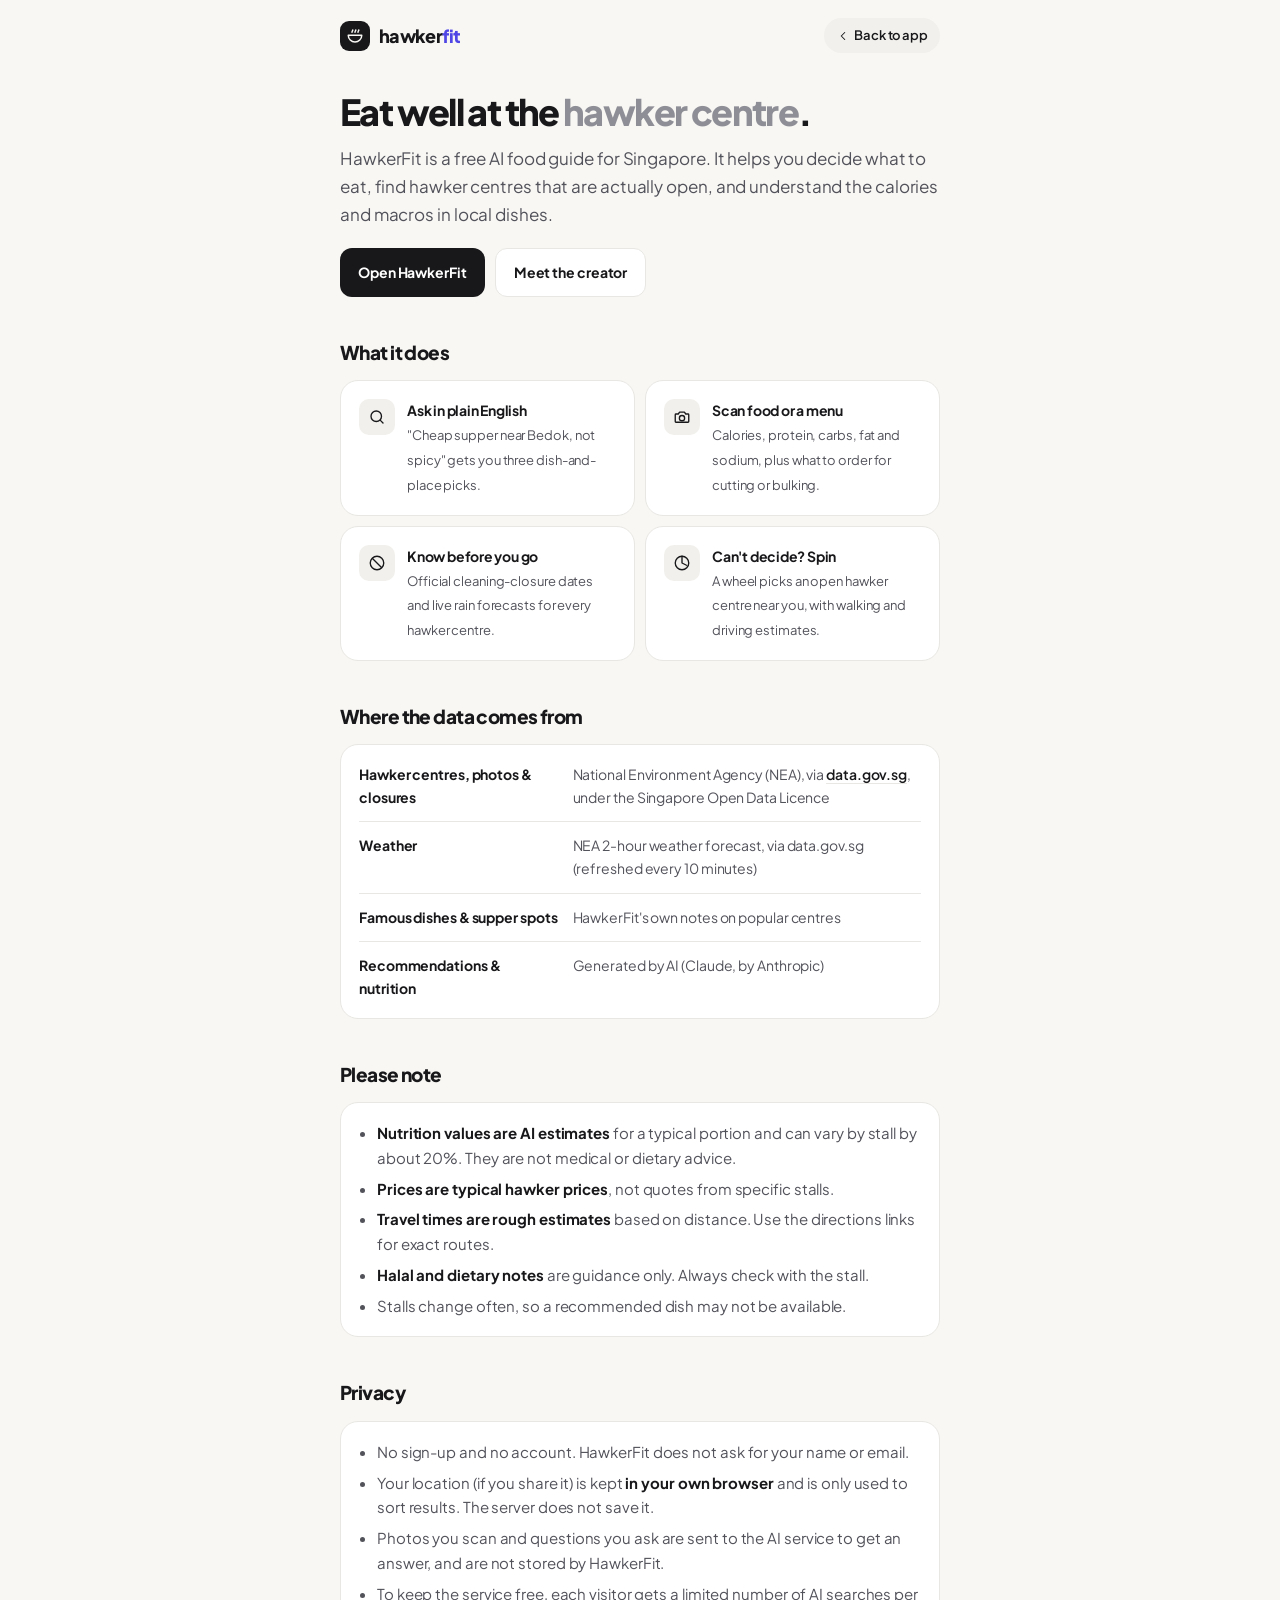
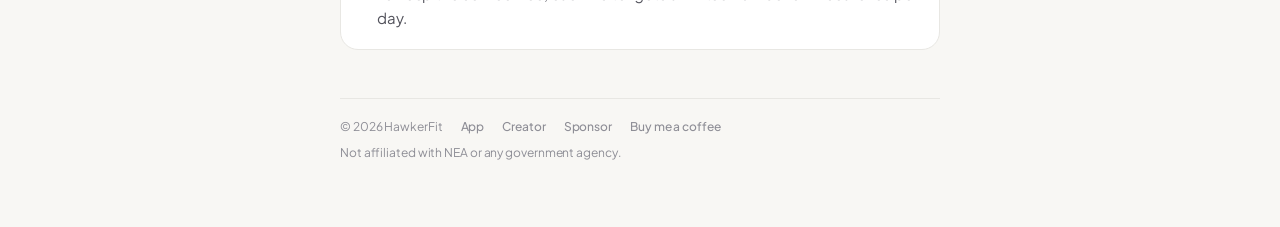
<file: static/about.html>
<!doctype html>
<html lang="en">
<head>
<meta charset="utf-8">
<meta name="viewport" content="width=device-width, initial-scale=1">
<title>About HawkerFit</title>
<meta name="description" content="HawkerFit is an AI hawker food guide for Singapore: find what to eat, see which hawker centres are open, and scan food for calories and macros.">
<link rel="preconnect" href="https://fonts.googleapis.com">
<link rel="preconnect" href="https://fonts.gstatic.com" crossorigin>
<link href="https://fonts.googleapis.com/css2?family=Plus+Jakarta+Sans:wght@400;500;600;700;800&display=swap" rel="stylesheet">
<link rel="stylesheet" href="/static/page.css">
<script>try { const t = localStorage.getItem("hf-theme"); if (t && t !== "system") document.documentElement.setAttribute("data-theme", t); } catch {}</script>
</head>
<body>
<div class="wrap">
  <div class="top">
    <a class="logo" href="/"><span class="mark"><svg viewBox="0 0 24 24"><path d="M3 11h18a9 9 0 0 1-18 0z"/><path d="M8 7c0-1.5 1-1.5 1-3M12 7c0-1.5 1-1.5 1-3M16 7c0-1.5 1-1.5 1-3"/></svg></span><span>hawker<em>fit</em></span></a>
    <a class="back" href="/"><svg viewBox="0 0 24 24"><path d="M15 18l-6-6 6-6"/></svg>Back to app</a>
  </div>

  <h1>Eat well at the <span>hawker centre</span>.</h1>
  <p class="lead">HawkerFit is a free AI food guide for Singapore. It helps you decide what to eat, find hawker
    centres that are actually open, and understand the calories and macros in local dishes.</p>
  <div class="btns">
    <a class="btn" href="/">Open HawkerFit</a>
    <a class="btn alt" href="/creator">Meet the creator</a>
  </div>

  <h2>What it does</h2>
  <div class="grid">
    <div class="card feat"><span class="ic"><svg viewBox="0 0 24 24"><circle cx="11" cy="11" r="7"/><path d="M20 20l-3.5-3.5"/></svg></span>
      <div><b>Ask in plain English</b><span>"Cheap supper near Bedok, not spicy" gets you three dish-and-place picks.</span></div></div>
    <div class="card feat"><span class="ic"><svg viewBox="0 0 24 24"><path d="M4 8h3l1.8-2.5h6.4L17 8h3a1 1 0 0 1 1 1v9a1 1 0 0 1-1 1H4a1 1 0 0 1-1-1V9a1 1 0 0 1 1-1z"/><circle cx="12" cy="13.5" r="3.5"/></svg></span>
      <div><b>Scan food or a menu</b><span>Calories, protein, carbs, fat and sodium, plus what to order for cutting or bulking.</span></div></div>
    <div class="card feat"><span class="ic"><svg viewBox="0 0 24 24"><circle cx="12" cy="12" r="9"/><path d="M6 6l12 12"/></svg></span>
      <div><b>Know before you go</b><span>Official cleaning-closure dates and live rain forecasts for every hawker centre.</span></div></div>
    <div class="card feat"><span class="ic"><svg viewBox="0 0 24 24"><circle cx="12" cy="12" r="9"/><path d="M12 3v9l6 3"/></svg></span>
      <div><b>Can't decide? Spin</b><span>A wheel picks an open hawker centre near you, with walking and driving estimates.</span></div></div>
  </div>

  <h2>Where the data comes from</h2>
  <div class="card">
    <table>
      <tr><td>Hawker centres, photos &amp; closures</td><td>National Environment Agency (NEA), via <a href="https://data.gov.sg" target="_blank" rel="noopener">data.gov.sg</a>, under the Singapore Open Data Licence</td></tr>
      <tr><td>Weather</td><td>NEA 2-hour weather forecast, via data.gov.sg (refreshed every 10 minutes)</td></tr>
      <tr><td>Famous dishes &amp; supper spots</td><td>HawkerFit's own notes on popular centres</td></tr>
      <tr><td>Recommendations &amp; nutrition</td><td>Generated by AI (Claude, by Anthropic)</td></tr>
    </table>
  </div>

  <h2>Please note</h2>
  <div class="card">
    <ul style="margin:0;padding-left:18px">
      <li><b>Nutrition values are AI estimates</b> for a typical portion and can vary by stall by about 20%. They are not medical or dietary advice.</li>
      <li><b>Prices are typical hawker prices</b>, not quotes from specific stalls.</li>
      <li><b>Travel times are rough estimates</b> based on distance. Use the directions links for exact routes.</li>
      <li><b>Halal and dietary notes</b> are guidance only. Always check with the stall.</li>
      <li>Stalls change often, so a recommended dish may not be available.</li>
    </ul>
  </div>

  <h2>Privacy</h2>
  <div class="card">
    <ul style="margin:0;padding-left:18px">
      <li>No sign-up and no account. HawkerFit does not ask for your name or email.</li>
      <li>Your location (if you share it) is kept <b>in your own browser</b> and is only used to sort results. The server does not save it.</li>
      <li>Photos you scan and questions you ask are sent to the AI service to get an answer, and are not stored by HawkerFit.</li>
      <li>To keep the service free, each visitor gets a limited number of AI searches per day.</li>
    </ul>
  </div>

  <div class="foot">
    <span>© 2026 HawkerFit</span>
    <a href="/">App</a>
    <a href="/creator">Creator</a>
    <a href="/sponsor">Sponsor</a>
    <a href="https://buymeacoffee.com/keithhhhhhhhh" target="_blank" rel="noopener">Buy me a coffee</a>
    <span>Not affiliated with NEA or any government agency.</span>
  </div>
</div>
</body>
</html>
</file>
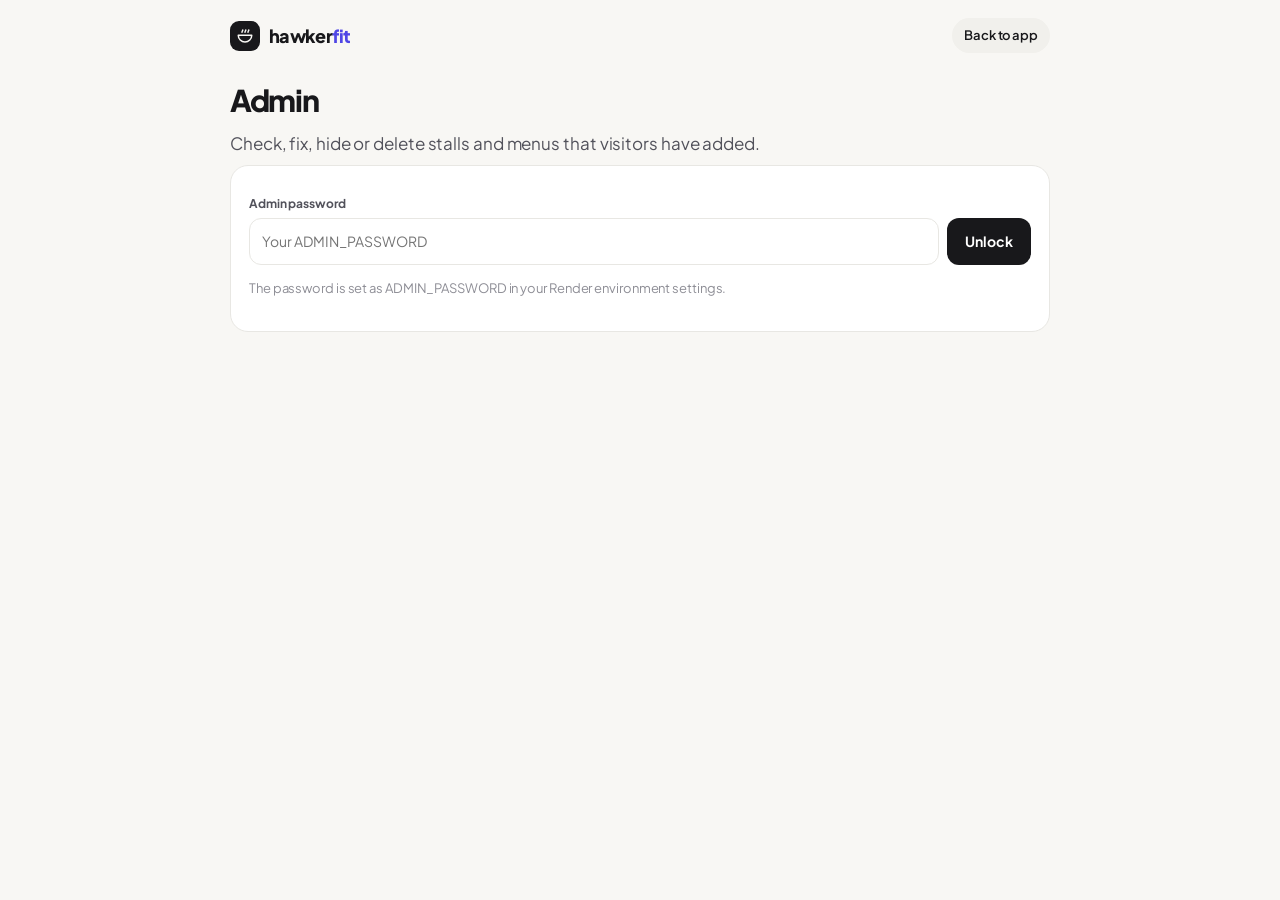
<file: static/admin.html>
<!doctype html>
<html lang="en">
<head>
<meta charset="utf-8">
<meta name="viewport" content="width=device-width, initial-scale=1">
<meta name="robots" content="noindex, nofollow">
<title>HawkerFit Admin</title>
<link rel="preconnect" href="https://fonts.googleapis.com">
<link rel="preconnect" href="https://fonts.gstatic.com" crossorigin>
<link href="https://fonts.googleapis.com/css2?family=Plus+Jakarta+Sans:wght@400;500;600;700;800&display=swap" rel="stylesheet">
<link rel="stylesheet" href="/static/page.css">
<style>
  .wrap { max-width: 860px; }
  h1 { font-size: 30px; margin-top: 32px; }
  input, textarea, select { width: 100%; padding: 11px 12px; border-radius: 12px; border: 1px solid var(--line);
                  background: var(--surface); color: var(--ink); font: inherit; font-size: 14px; outline: none; }
  input:focus, textarea:focus { border-color: var(--ink); }
  textarea { min-height: 150px; font-family: ui-monospace, Consolas, monospace; font-size: 13px; line-height: 1.6; }
  label { display: block; font-size: 12px; font-weight: 700; color: var(--ink-2); margin: 10px 0 4px; }
  .row { display: flex; gap: 8px; align-items: center; }
  .row > * { flex: 1; }
  button { font: inherit; cursor: pointer; border: 0; }
  .btn { flex: 0 0 auto; }
  .btn.danger { background: #b91c1c; color: #fff; }
  .muted { color: var(--muted); font-size: 13px; }
  .hidden { display: none !important; }
  .centre-list { display: flex; flex-wrap: wrap; gap: 6px; margin-top: 10px; }
  .chip { padding: 6px 12px; border-radius: 999px; background: var(--surface); border: 1px solid var(--line); font-size: 13px; font-weight: 600; color: var(--ink); }
  .chip.on { background: var(--ink); color: var(--bg); }
  .stall-card { position: relative; }
  .stall-card.is-hidden { opacity: .6; }
  .tag { display: inline-block; font-size: 11px; font-weight: 700; padding: 2px 8px; border-radius: 999px; background: var(--surface-2); color: var(--ink-2); margin-left: 6px; }
  .actions { display: flex; flex-wrap: wrap; gap: 8px; margin-top: 12px; }
  .msg { position: fixed; left: 50%; bottom: 24px; transform: translateX(-50%); background: var(--cta); color: var(--on-cta);
         padding: 12px 16px; border-radius: 12px; font-size: 14px; opacity: 0; transition: opacity .2s; pointer-events: none; }
  .msg.show { opacity: 1; }
</style>
</head>
<body>
<div class="wrap">
  <div class="top">
    <a class="logo" href="/"><span class="mark"><svg viewBox="0 0 24 24"><path d="M3 11h18a9 9 0 0 1-18 0z"/><path d="M8 7c0-1.5 1-1.5 1-3M12 7c0-1.5 1-1.5 1-3M16 7c0-1.5 1-1.5 1-3"/></svg></span><span>hawker<em>fit</em></span></a>
    <a class="back" href="/">Back to app</a>
  </div>
  <h1>Admin</h1>
  <p class="lead">Check, fix, hide or delete stalls and menus that visitors have added.</p>

  <!-- step 1: password -->
  <form class="card" id="login">
    <label for="pw">Admin password</label>
    <div class="row"><input id="pw" type="password" autocomplete="current-password" placeholder="Your ADMIN_PASSWORD">
      <button class="btn" type="submit">Unlock</button></div>
    <p class="muted" id="loginMsg">The password is set as ADMIN_PASSWORD in your Render environment settings.</p>
  </form>

  <!-- step 2: pick a centre and edit its stalls -->
  <div id="panel" class="hidden">
    <div class="card">
      <label>Centres with stalls listed</label>
      <div class="centre-list" id="withStalls"><span class="muted">Loading…</span></div>
      <label for="find">Or find any hawker centre</label>
      <input id="find" placeholder="Type a name, e.g. Maxwell" list="centreNames">
      <datalist id="centreNames"></datalist>
    </div>
    <h2 id="centreTitle"></h2>
    <div id="stalls"></div>
  </div>
</div>
<div class="msg" id="msg"></div>

<script>
const $ = (s, r = document) => r.querySelector(s);
const esc = (s) => String(s ?? "").replace(/[&<>"']/g, c => ({ "&": "&amp;", "<": "&lt;", ">": "&gt;", '"': "&quot;", "'": "&#39;" }[c]));
let pw = "", centres = [], current = null, msgTimer;
try { pw = sessionStorage.getItem("hf-admin") || ""; } catch {}
function msg(t) { const m = $("#msg"); m.textContent = t; m.classList.add("show"); clearTimeout(msgTimer); msgTimer = setTimeout(() => m.classList.remove("show"), 3500); }
async function api(path, opts = {}) {
  const res = await fetch(path, { ...opts, headers: { "Content-Type": "application/json", "X-Admin-Password": pw, ...(opts.headers || {}) } });
  if (!res.ok) { let d = `Error ${res.status}`; try { d = (await res.json()).detail || d; } catch {} throw Object.assign(new Error(d), { status: res.status }); }
  return res.json();
}

// ---- login (password kept only for this browser tab)
async function unlock() {
  try {
    await api("/api/admin/check");
    try { sessionStorage.setItem("hf-admin", pw); } catch {}
    $("#login").classList.add("hidden"); $("#panel").classList.remove("hidden");
    loadCentres();
  } catch (e) { $("#loginMsg").textContent = e.message; try { sessionStorage.removeItem("hf-admin"); } catch {} }
}
$("#login").addEventListener("submit", e => { e.preventDefault(); pw = $("#pw").value; unlock(); });
if (pw) unlock();

// ---- centres
async function loadCentres() {
  centres = (await (await fetch("/api/centres")).json()).centres.sort((a, b) => a.name.localeCompare(b.name));
  $("#centreNames").innerHTML = centres.map(c => `<option value="${esc(c.name)}">`).join("");
  const withStalls = centres.filter(c => c.stall_count).sort((a, b) => b.stall_count - a.stall_count);
  $("#withStalls").innerHTML = withStalls.length
    ? withStalls.map(c => `<button class="chip${current?.id === c.id ? " on" : ""}" data-id="${esc(c.id)}">${esc(c.name)} (${c.stall_count})</button>`).join("")
    : `<span class="muted">No stalls added yet.</span>`;
  $("#withStalls").querySelectorAll(".chip").forEach(b => b.addEventListener("click", () => openCentre(b.dataset.id)));
}
$("#find").addEventListener("change", e => { const c = centres.find(x => x.name === e.target.value); if (c) openCentre(c.id); });

// ---- stalls of one centre
const toText = (dishes) => dishes.map(d => d.price != null ? `${d.name} | ${d.price}` : d.name).join("\n");
const fromText = (t) => t.split("\n").map(l => l.trim()).filter(Boolean).map(l => {
  const [name, price] = l.split("|").map(x => x.trim());
  return { name, price: price ? Number(price.replace(/[^0-9.]/g, "")) || null : null };
});
async function openCentre(id) {
  current = centres.find(c => c.id === id);
  $("#centreTitle").textContent = current.name;
  $("#stalls").innerHTML = `<p class="muted">Loading…</p>`;
  document.querySelectorAll(".chip").forEach(b => b.classList.toggle("on", b.dataset.id === id));
  const { stalls } = await api(`/api/admin/stalls?centre_id=${encodeURIComponent(id)}`);
  $("#stalls").innerHTML = stalls.length ? stalls.map(s => `
    <div class="card stall-card${s.hidden ? " is-hidden" : ""}" data-id="${esc(s.id)}">
      <b>${esc(s.name)}</b>${s.hidden ? `<span class="tag">Hidden</span>` : ""}
      <div class="row" style="margin-top:6px"><div><label>Stall name</label><input class="f-name" value="${esc(s.name)}"></div>
        <div style="flex:.5"><label>Unit no.</label><input class="f-unit" value="${esc(s.unit || "")}"></div></div>
      <label>Dishes: one per line, as <code>Dish name | price</code></label>
      <textarea class="f-dishes">${esc(toText(s.dishes))}</textarea>
      <div class="actions">
        <button class="btn f-save">Save changes</button>
        <button class="btn alt f-hide">${s.hidden ? "Show on site" : "Hide from site"}</button>
        <button class="btn danger f-del">Delete</button>
      </div>
    </div>`).join("") : `<p class="muted">No stalls at this centre yet.</p>`;
  $("#stalls").querySelectorAll(".stall-card").forEach(card => {
    const id = card.dataset.id;
    card.querySelector(".f-save").onclick = async () => {
      try { await api(`/api/admin/stalls/${id}`, { method: "PUT", body: JSON.stringify({
              name: card.querySelector(".f-name").value, unit: card.querySelector(".f-unit").value,
              dishes: fromText(card.querySelector(".f-dishes").value) }) });
            msg("Saved."); openCentre(current.id); } catch (e) { msg(e.message); }
    };
    card.querySelector(".f-hide").onclick = async () => {
      const hide = !card.classList.contains("is-hidden");
      try { await api(`/api/admin/stalls/${id}`, { method: "PUT", body: JSON.stringify({ hidden: hide }) });
            msg(hide ? "Hidden from the site." : "Visible on the site again."); openCentre(current.id); loadCentres(); } catch (e) { msg(e.message); }
    };
    card.querySelector(".f-del").onclick = async () => {
      if (!confirm("Delete this stall for good? This can't be undone. (Use 'Hide' if you might want it back.)")) return;
      try { await api(`/api/admin/stalls/${id}`, { method: "DELETE" }); msg("Deleted."); openCentre(current.id); loadCentres(); } catch (e) { msg(e.message); }
    };
  });
}
</script>
</body>
</html>
</file>
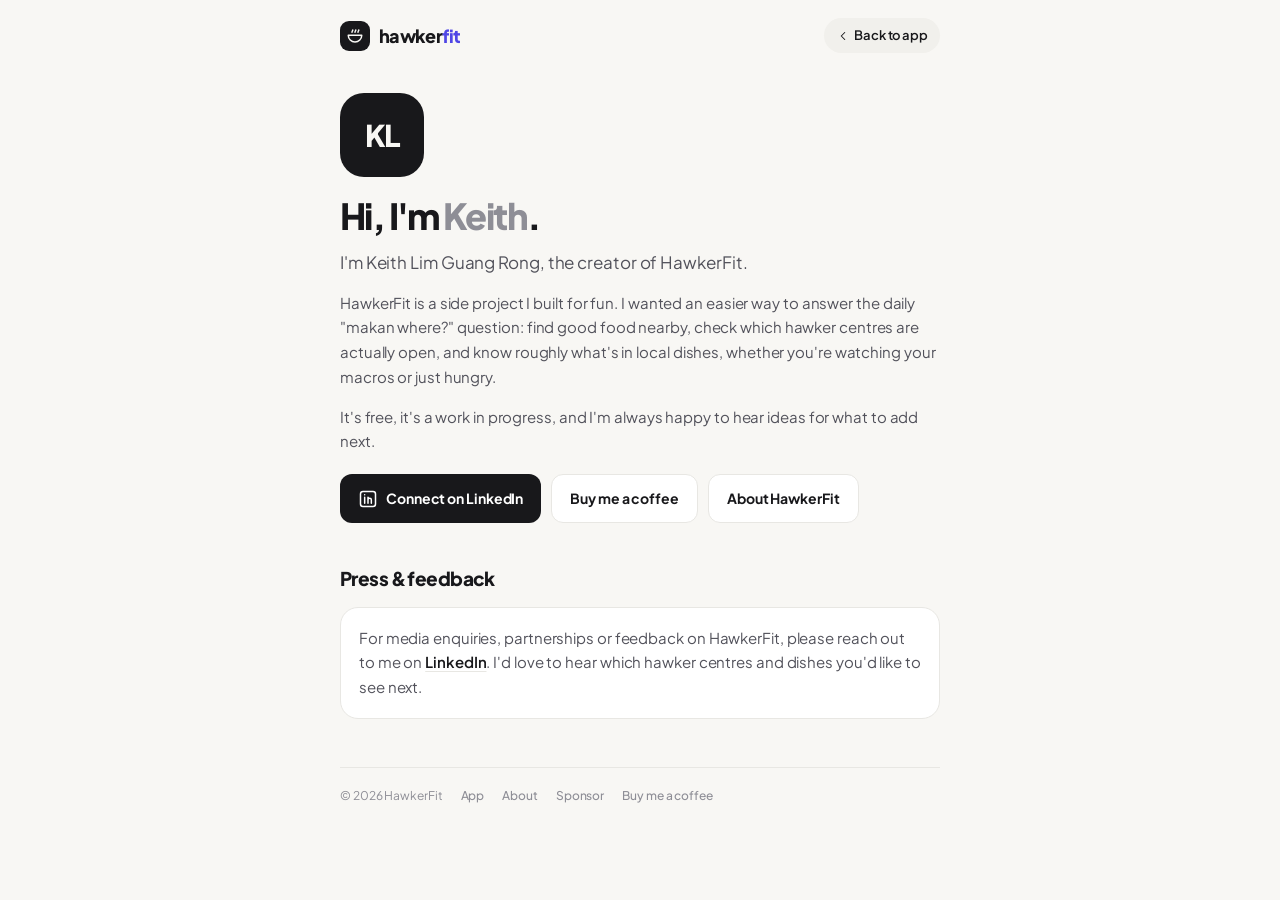
<file: static/creator.html>
<!doctype html>
<html lang="en">
<head>
<meta charset="utf-8">
<meta name="viewport" content="width=device-width, initial-scale=1">
<title>Keith Lim · HawkerFit</title>
<meta name="description" content="HawkerFit is a side project built for fun by Keith Lim Guang Rong.">
<link rel="preconnect" href="https://fonts.googleapis.com">
<link rel="preconnect" href="https://fonts.gstatic.com" crossorigin>
<link href="https://fonts.googleapis.com/css2?family=Plus+Jakarta+Sans:wght@400;500;600;700;800&display=swap" rel="stylesheet">
<link rel="stylesheet" href="/static/page.css">
<script>try { const t = localStorage.getItem("hf-theme"); if (t && t !== "system") document.documentElement.setAttribute("data-theme", t); } catch {}</script>
</head>
<body>
<div class="wrap">
  <div class="top">
    <a class="logo" href="/"><span class="mark"><svg viewBox="0 0 24 24"><path d="M3 11h18a9 9 0 0 1-18 0z"/><path d="M8 7c0-1.5 1-1.5 1-3M12 7c0-1.5 1-1.5 1-3M16 7c0-1.5 1-1.5 1-3"/></svg></span><span>hawker<em>fit</em></span></a>
    <a class="back" href="/"><svg viewBox="0 0 24 24"><path d="M15 18l-6-6 6-6"/></svg>Back to app</a>
  </div>

  <div class="avatar">KL</div>
  <h1>Hi, I'm <span>Keith</span>.</h1>
  <p class="lead">I'm Keith Lim Guang Rong, the creator of HawkerFit.</p>
  <p>HawkerFit is a side project I built for fun. I wanted an easier way to answer the daily
    "makan where?" question: find good food nearby, check which hawker centres are actually open, and
    know roughly what's in local dishes, whether you're watching your macros or just hungry.</p>
  <p>It's free, it's a work in progress, and I'm always happy to hear ideas for what to add next.</p>

  <div class="btns">
    <a class="btn" href="https://www.linkedin.com/in/keith-lim-guang-rong-27b140358/" target="_blank" rel="noopener">
      <svg viewBox="0 0 24 24"><rect x="3" y="3" width="18" height="18" rx="3"/><path d="M8 10v7M8 7v.01M12 17v-4a2 2 0 0 1 4 0v4M12 10v7"/></svg>
      Connect on LinkedIn</a>
    <a class="btn alt" href="https://buymeacoffee.com/keithhhhhhhhh" target="_blank" rel="noopener">Buy me a coffee</a>
    <a class="btn alt" href="/about">About HawkerFit</a>
  </div>

  <h2>Press &amp; feedback</h2>
  <div class="card">
    <p style="margin:0">For media enquiries, partnerships or feedback on HawkerFit, please reach out to me on
      <a href="https://www.linkedin.com/in/keith-lim-guang-rong-27b140358/" target="_blank" rel="noopener">LinkedIn</a>.
      I'd love to hear which hawker centres and dishes you'd like to see next.</p>
  </div>

  <div class="foot">
    <span>© 2026 HawkerFit</span>
    <a href="/">App</a>
    <a href="/about">About</a>
    <a href="/sponsor">Sponsor</a>
    <a href="https://buymeacoffee.com/keithhhhhhhhh" target="_blank" rel="noopener">Buy me a coffee</a>
  </div>
</div>
</body>
</html>
</file>
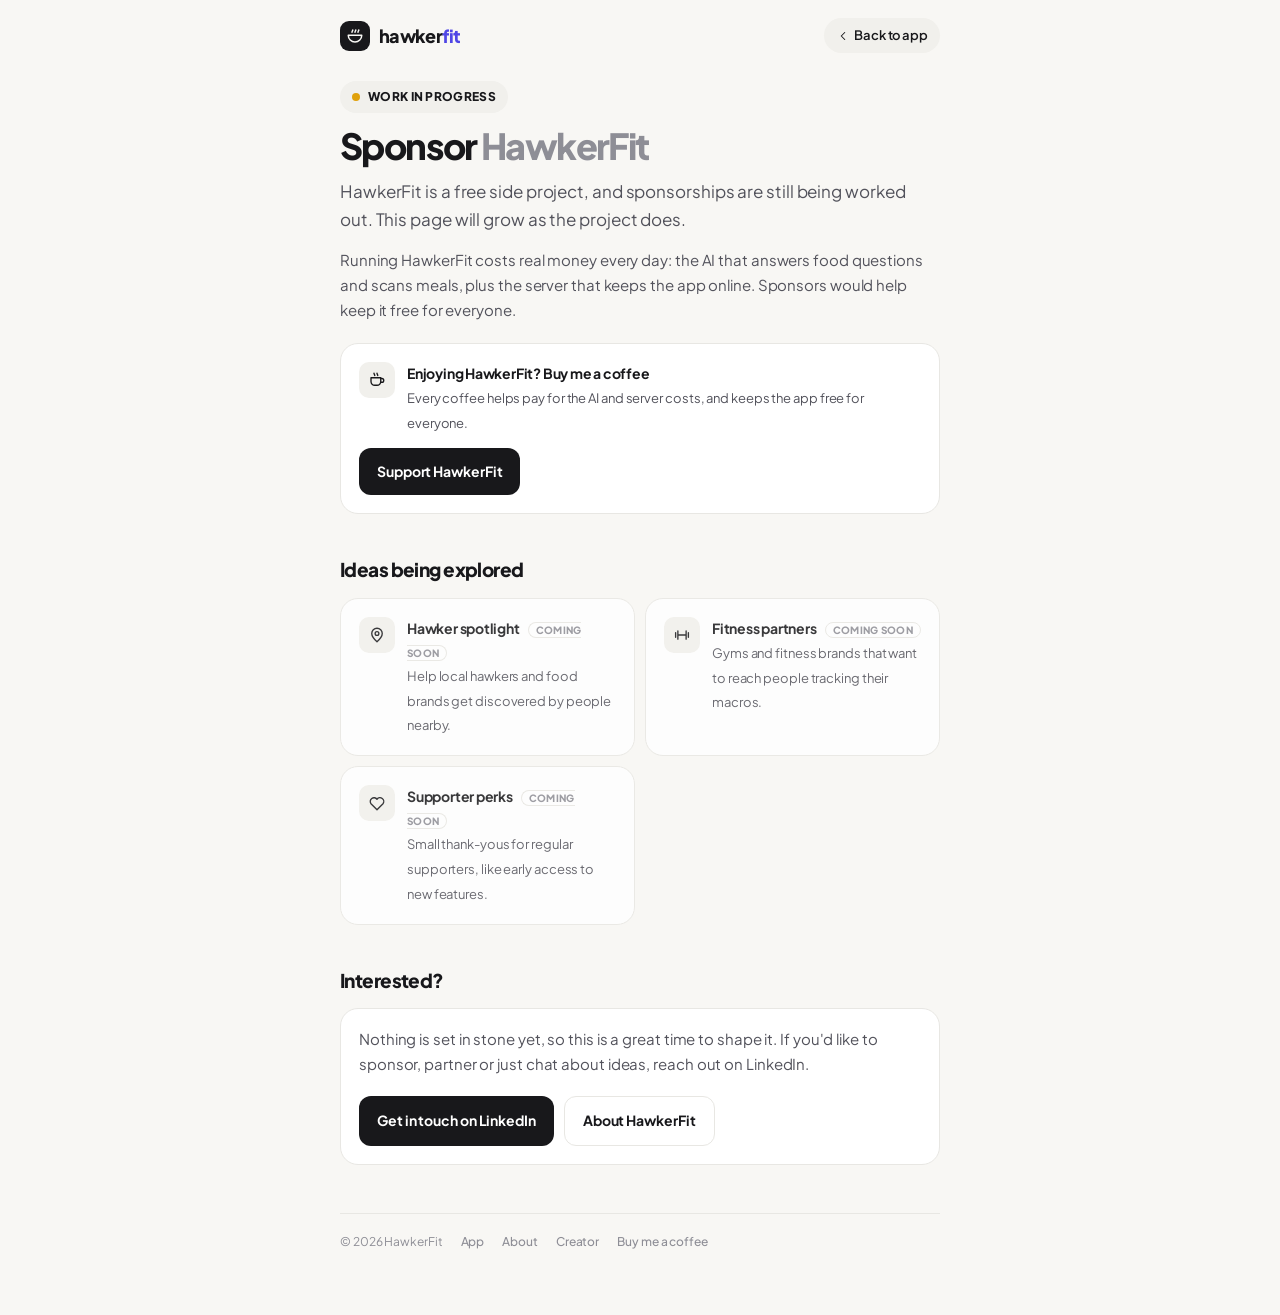
<file: static/sponsor.html>
<!doctype html>
<html lang="en">
<head>
<meta charset="utf-8">
<meta name="viewport" content="width=device-width, initial-scale=1">
<title>Sponsor HawkerFit</title>
<meta name="description" content="Sponsorship for HawkerFit is a work in progress. Get in touch if you'd like to support the project.">
<link rel="preconnect" href="https://fonts.googleapis.com">
<link rel="preconnect" href="https://fonts.gstatic.com" crossorigin>
<link href="https://fonts.googleapis.com/css2?family=Plus+Jakarta+Sans:wght@400;500;600;700;800&display=swap" rel="stylesheet">
<link rel="stylesheet" href="/static/page.css">
<script>try { const t = localStorage.getItem("hf-theme"); if (t && t !== "system") document.documentElement.setAttribute("data-theme", t); } catch {}</script>
<style>
  .wip { display: inline-flex; align-items: center; gap: 8px; margin-top: 28px; padding: 6px 12px; border-radius: 999px;
         background: var(--surface-2); color: var(--ink); font-size: 12px; font-weight: 800; letter-spacing: .3px; text-transform: uppercase; }
  :root[data-theme="dark"] .wip { background: var(--surface-2); color: var(--ink); }
  @media (prefers-color-scheme: dark) { :root:not([data-theme="light"]) .wip { background: var(--surface-2); color: var(--ink); } }
  .wip i { width: 8px; height: 8px; border-radius: 50%; background: #e0a10b; animation: pulse 1.6s infinite; }
  @keyframes pulse { 50% { opacity: .3; } }
  .wip + h1 { margin-top: 14px; }
  .support { margin-top: 20px; }
  .soon { opacity: .85; }
  .soon b::after { content: "Coming soon"; margin-left: 8px; font-size: 10px; font-weight: 800; text-transform: uppercase;
                   letter-spacing: .3px; color: var(--muted); border: 1px solid var(--line); border-radius: 999px; padding: 1px 7px; }
</style>
</head>
<body>
<div class="wrap">
  <div class="top">
    <a class="logo" href="/"><span class="mark"><svg viewBox="0 0 24 24"><path d="M3 11h18a9 9 0 0 1-18 0z"/><path d="M8 7c0-1.5 1-1.5 1-3M12 7c0-1.5 1-1.5 1-3M16 7c0-1.5 1-1.5 1-3"/></svg></span><span>hawker<em>fit</em></span></a>
    <a class="back" href="/"><svg viewBox="0 0 24 24"><path d="M15 18l-6-6 6-6"/></svg>Back to app</a>
  </div>

  <span class="wip"><i></i>Work in progress</span>
  <h1>Sponsor <span>HawkerFit</span></h1>
  <p class="lead">HawkerFit is a free side project, and sponsorships are still being worked out.
    This page will grow as the project does.</p>
  <p>Running HawkerFit costs real money every day: the AI that answers food questions and scans meals,
    plus the server that keeps the app online. Sponsors would help keep it free for everyone.</p>

  <div class="card support">
    <div class="feat"><span class="ic"><svg viewBox="0 0 24 24"><path d="M4 9h13v5a5 5 0 0 1-5 5H9a5 5 0 0 1-5-5z"/><path d="M17 10h1.5a2.5 2.5 0 0 1 0 5H17M8 3c0 1.5 1 1.5 1 3M12 3c0 1.5 1 1.5 1 3"/></svg></span>
      <div><b>Enjoying HawkerFit? Buy me a coffee</b>
        <span>Every coffee helps pay for the AI and server costs, and keeps the app free for everyone.</span></div></div>
    <div class="btns" style="margin-top:14px">
      <a class="btn" href="https://buymeacoffee.com/keithhhhhhhhh" target="_blank" rel="noopener">Support HawkerFit</a>
    </div>
  </div>

  <h2>Ideas being explored</h2>
  <div class="grid">
    <div class="card feat soon"><span class="ic"><svg viewBox="0 0 24 24"><path d="M12 21s-7-6.2-7-11a7 7 0 0 1 14 0c0 4.8-7 11-7 11z"/><circle cx="12" cy="10" r="2.5"/></svg></span>
      <div><b>Hawker spotlight</b><span>Help local hawkers and food brands get discovered by people nearby.</span></div></div>
    <div class="card feat soon"><span class="ic"><svg viewBox="0 0 24 24"><path d="M6.5 6.5v11M3.5 9v6M17.5 6.5v11M20.5 9v6M6.5 12h11"/></svg></span>
      <div><b>Fitness partners</b><span>Gyms and fitness brands that want to reach people tracking their macros.</span></div></div>
    <div class="card feat soon"><span class="ic"><svg viewBox="0 0 24 24"><path d="M12 21l-8-8a5 5 0 0 1 8-6 5 5 0 0 1 8 6z"/></svg></span>
      <div><b>Supporter perks</b><span>Small thank-yous for regular supporters, like early access to new features.</span></div></div>
  </div>

  <h2>Interested?</h2>
  <div class="card">
    <p style="margin:0">Nothing is set in stone yet, so this is a great time to shape it. If you'd like to sponsor,
      partner or just chat about ideas, reach out on LinkedIn.</p>
    <div class="btns">
      <a class="btn" href="https://www.linkedin.com/in/keith-lim-guang-rong-27b140358/" target="_blank" rel="noopener">Get in touch on LinkedIn</a>
      <a class="btn alt" href="/about">About HawkerFit</a>
    </div>
  </div>

  <div class="foot">
    <span>© 2026 HawkerFit</span>
    <a href="/">App</a>
    <a href="/about">About</a>
    <a href="/creator">Creator</a>
    <a href="https://buymeacoffee.com/keithhhhhhhhh" target="_blank" rel="noopener">Buy me a coffee</a>
  </div>
</div>
</body>
</html>
</file>
<file: static/page.css>
/* Shared styles for HawkerFit's About, Creator and Sponsor pages (matches the app's refined look) */
:root {
  color-scheme: light;
  --brand: #4f46e5; --brand-tint: #efeefc;
  --ink: #18181b; --ink-2: #52525b; --muted: #8e8e96; --line: #e8e7e3;
  --bg: #f8f7f4; --surface: #fff; --surface-2: #f1f0ec;
  --cta: #18181b; --on-cta: #fff;
}
:root[data-theme="dark"] {
  color-scheme: dark;
  --brand: #a5a1ff; --brand-tint: #25243a;
  --ink: #f4f4f2; --ink-2: #b8b8bf; --muted: #7c7c85; --line: #2a2a2f;
  --bg: #0f0f11; --surface: #18181b; --surface-2: #222226;
  --cta: #f4f4f2; --on-cta: #121214;
}
@media (prefers-color-scheme: dark) {
  :root:not([data-theme="light"]):not([data-theme="dark"]) {
    color-scheme: dark;
    --brand: #a5a1ff; --brand-tint: #25243a;
    --ink: #f4f4f2; --ink-2: #b8b8bf; --muted: #7c7c85; --line: #2a2a2f;
    --bg: #0f0f11; --surface: #18181b; --surface-2: #222226;
    --cta: #f4f4f2; --on-cta: #121214;
  }
}
* { box-sizing: border-box; }
html, body { margin: 0; }
body { background: var(--bg); color: var(--ink); letter-spacing: -.006em; -webkit-font-smoothing: antialiased;
       font: 15px/1.65 "Plus Jakarta Sans", system-ui, -apple-system, "Segoe UI", Roboto, sans-serif; }
a { color: var(--ink); font-weight: 600; text-decoration: underline; text-underline-offset: 3px; text-decoration-color: var(--line); }
a:hover { text-decoration-color: currentColor; }
svg { width: 20px; height: 20px; fill: none; stroke: currentColor; stroke-width: 1.8; stroke-linecap: round; stroke-linejoin: round; flex-shrink: 0; }
.wrap { max-width: 640px; margin: 0 auto; padding: 18px 20px 64px; }
.top { display: flex; align-items: center; justify-content: space-between; gap: 10px; }
.logo { display: flex; align-items: center; gap: 9px; font-weight: 800; font-size: 18px; letter-spacing: -.035em;
        color: var(--ink); text-decoration: none; }
.logo .mark { width: 30px; height: 30px; border-radius: 9px; background: var(--ink); color: var(--bg);
              display: grid; place-items: center; }
.logo .mark svg { width: 18px; height: 18px; stroke-width: 2; }
.logo em { font-style: normal; color: var(--brand); }
.back { display: inline-flex; align-items: center; gap: 4px; font-size: 13px; text-decoration: none; padding: 7px 12px;
        border-radius: 999px; background: var(--surface-2); }
.back svg { width: 14px; height: 14px; }
h1 { font-size: 36px; line-height: 1.06; letter-spacing: -.045em; font-weight: 800; margin: 40px 0 12px; }
h1 span { color: var(--muted); }
.lead { font-size: 17px; color: var(--ink-2); margin: 0 0 8px; }
h2 { font-size: 19px; letter-spacing: -.03em; font-weight: 800; margin: 40px 0 12px; }
p, li { color: var(--ink-2); }
li + li { margin-top: 6px; }
b { color: var(--ink); }
.card { background: var(--surface); border: 1px solid var(--line); border-radius: 18px; padding: 18px; margin-bottom: 10px; }
.grid { display: grid; grid-template-columns: repeat(auto-fit, minmax(230px, 1fr)); gap: 10px; }
.grid .card { margin: 0; }
.feat { display: flex; gap: 12px; align-items: flex-start; }
.feat .ic { width: 36px; height: 36px; border-radius: 10px; background: var(--surface-2); color: var(--ink);
            display: grid; place-items: center; flex-shrink: 0; }
.feat .ic svg { width: 18px; height: 18px; }
.feat b { display: block; color: var(--ink); font-size: 14px; letter-spacing: -.015em; }
.feat span { font-size: 13px; color: var(--ink-2); line-height: 1.5; }
table { width: 100%; border-collapse: collapse; font-size: 14px; }
td { padding: 12px 0; border-top: 1px solid var(--line); vertical-align: top; color: var(--ink-2); }
tr:first-child td { border-top: 0; padding-top: 0; }
tr:last-child td { padding-bottom: 0; }
td:first-child { font-weight: 700; color: var(--ink); width: 38%; padding-right: 14px; }
.btn { display: inline-flex; align-items: center; gap: 8px; background: var(--cta); color: var(--on-cta);
       text-decoration: none; padding: 12px 18px; border-radius: 12px; font-weight: 700; font-size: 14px; }
.btn.alt { background: var(--surface); color: var(--ink); border: 1px solid var(--line); }
.btns { display: flex; flex-wrap: wrap; gap: 10px; margin-top: 20px; }
.foot { margin-top: 48px; padding-top: 18px; border-top: 1px solid var(--line); font-size: 12px; color: var(--muted);
        display: flex; flex-wrap: wrap; gap: 6px 18px; }
.foot a { color: var(--muted); font-weight: 500; text-decoration: none; }
.foot a:hover { color: var(--ink); }
.avatar { width: 84px; height: 84px; border-radius: 24px; background: var(--ink); color: var(--bg);
          display: grid; place-items: center; font-size: 30px; font-weight: 800; letter-spacing: -.04em; margin-top: 40px; }
.avatar + h1 { margin-top: 20px; }
</file>
